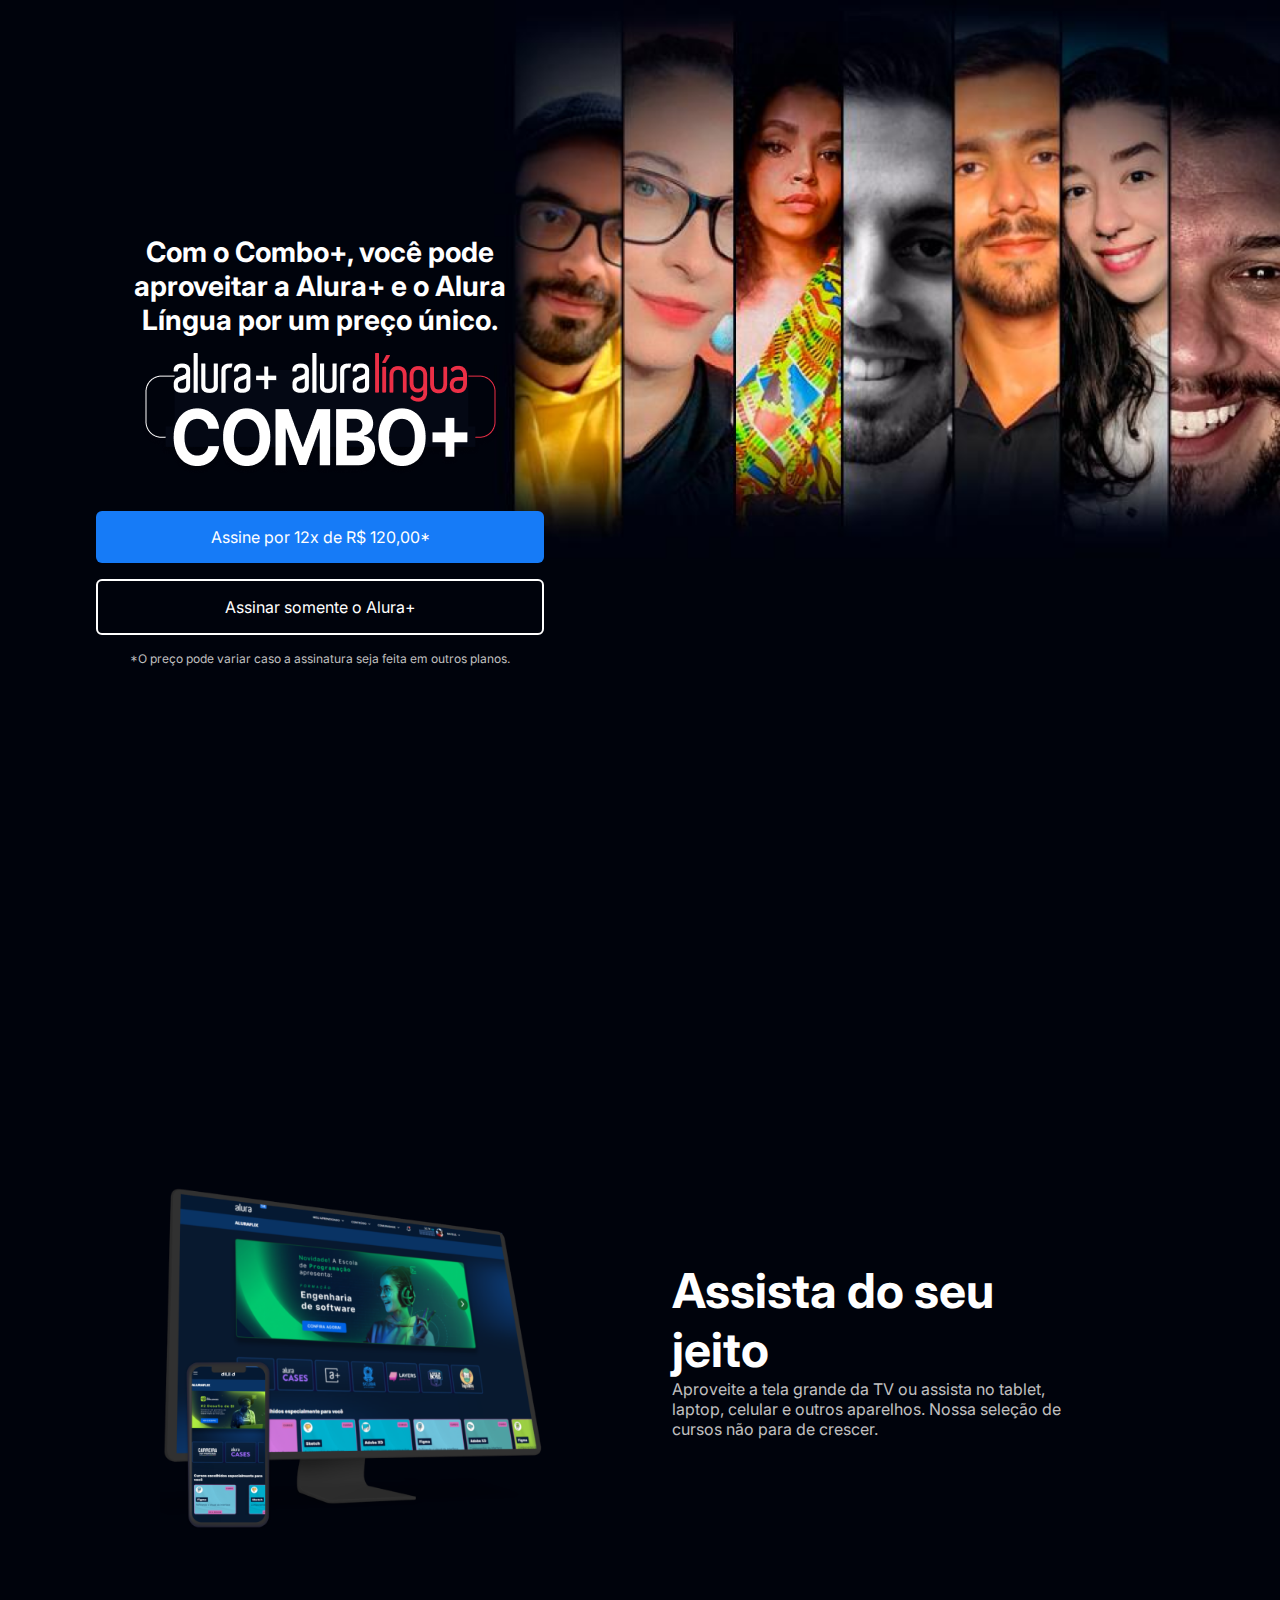
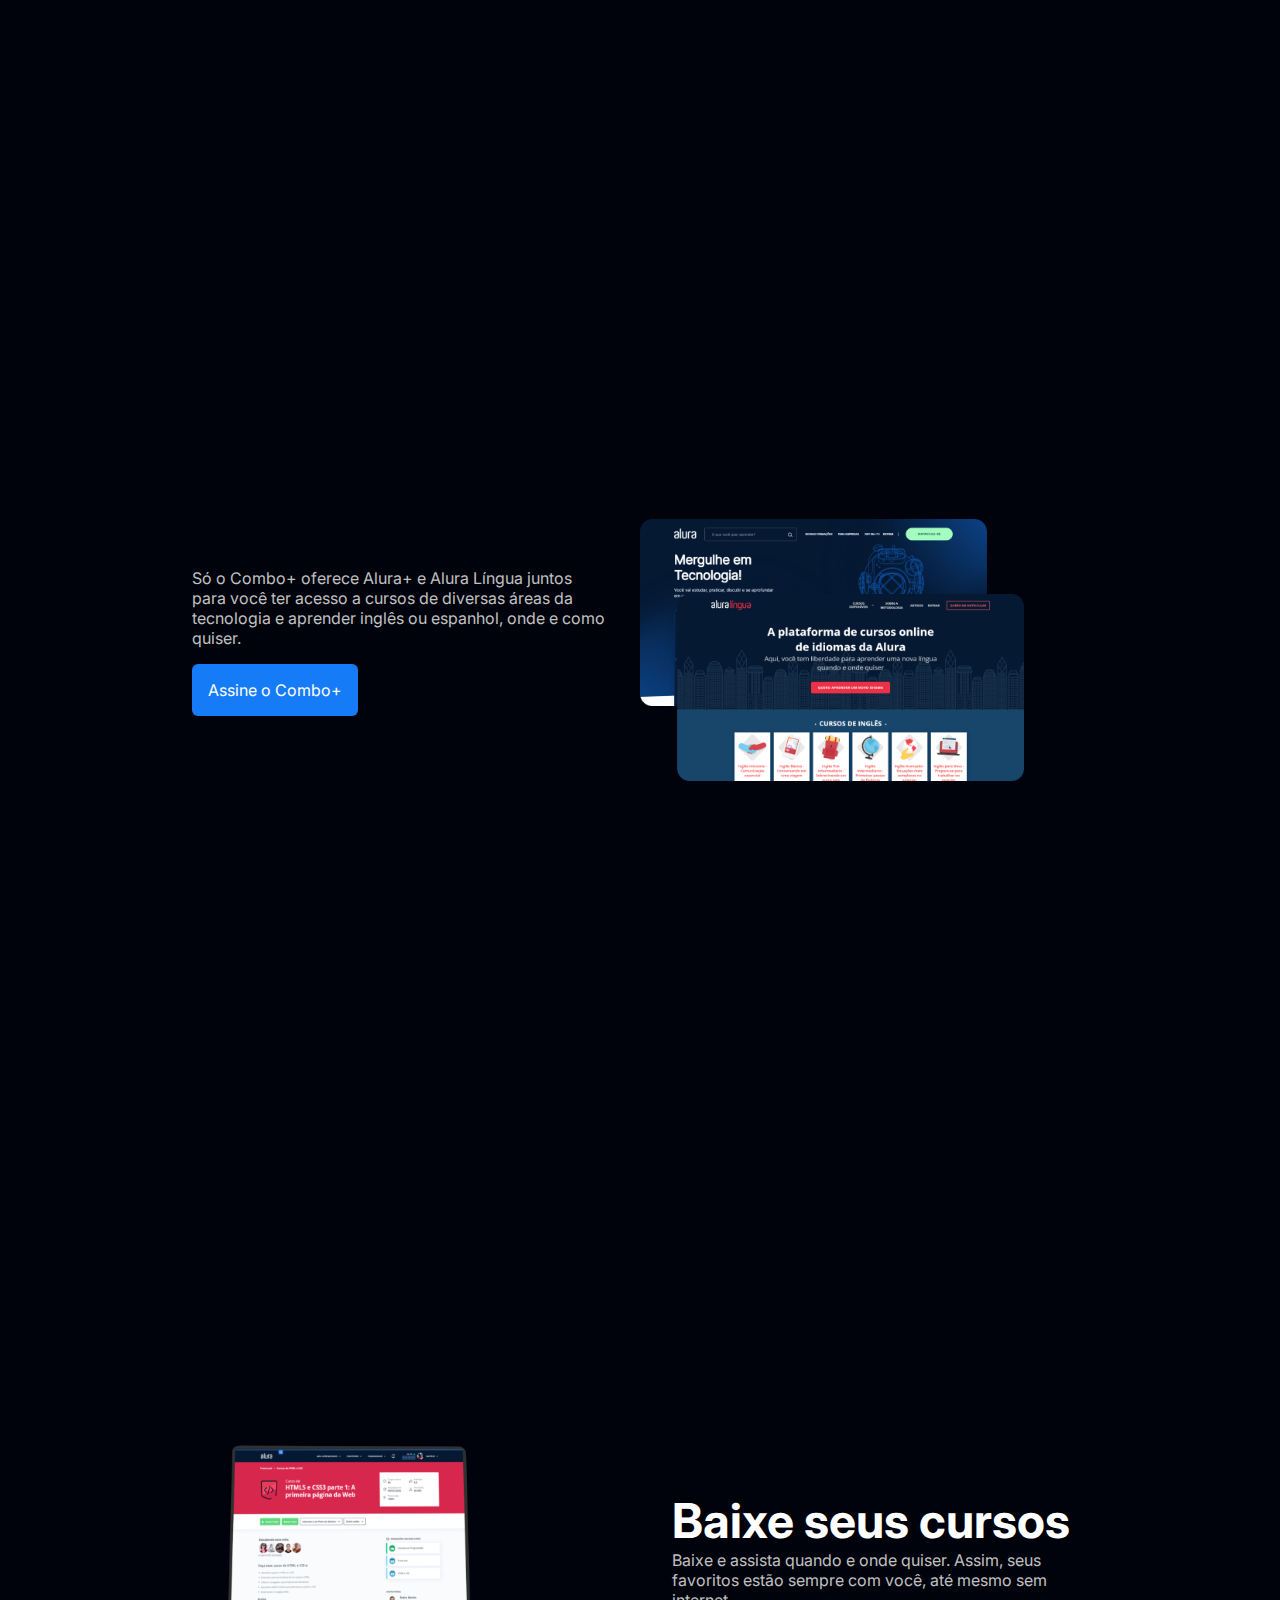
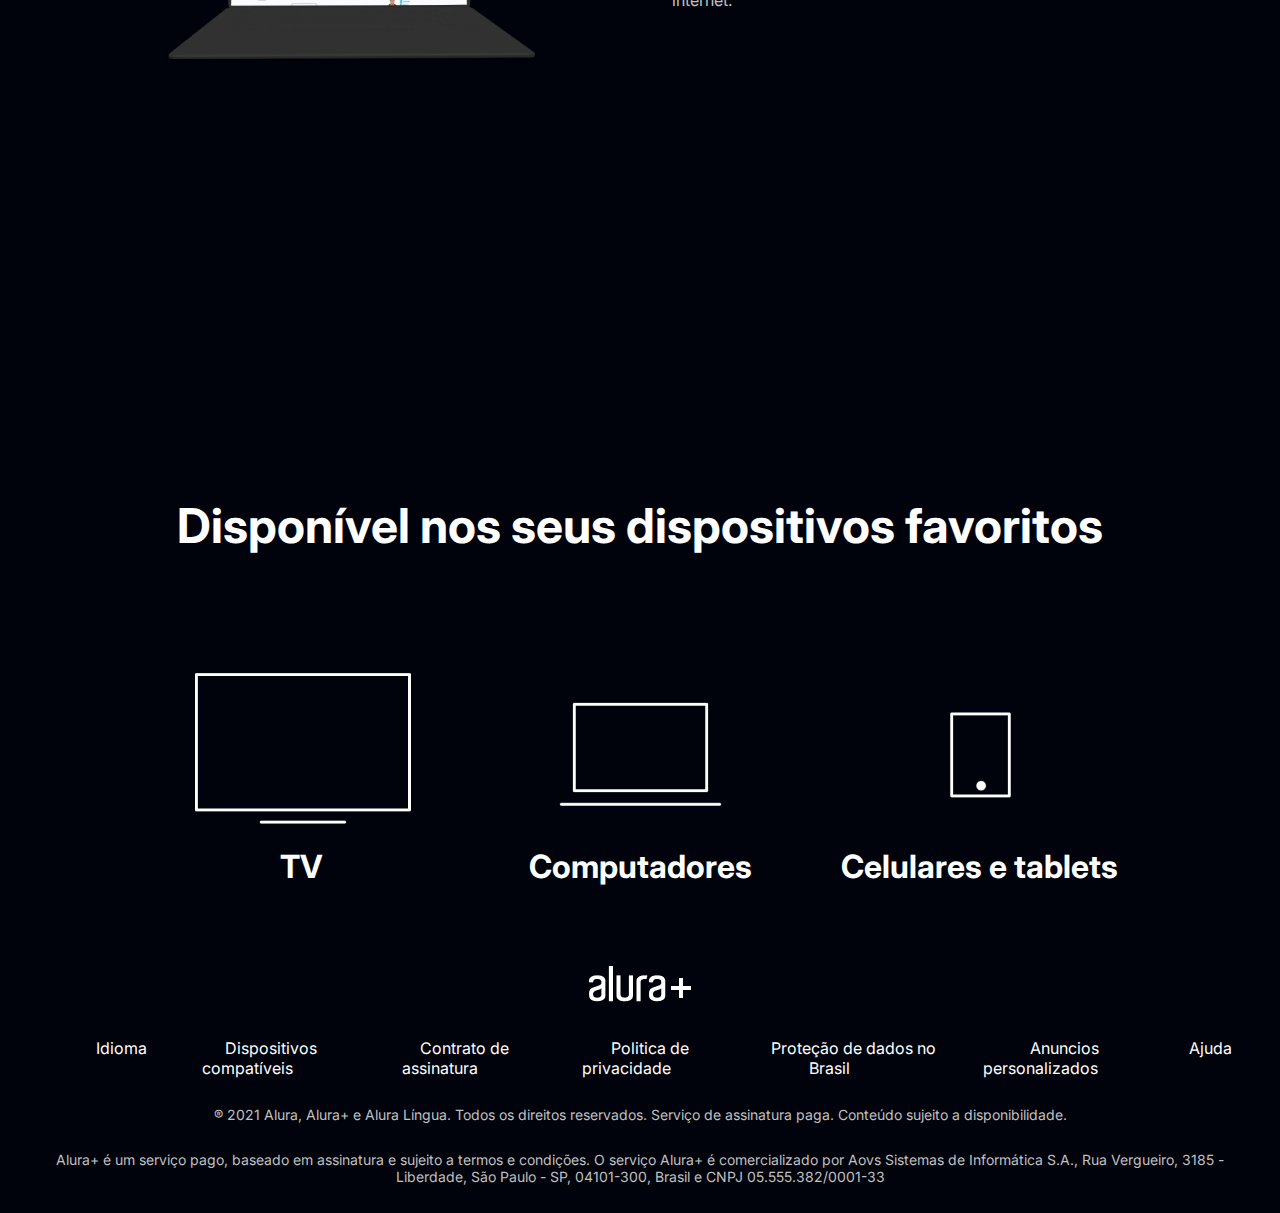
<file: index.html>
<!DOCTYPE html>
<html lang="pt-br">
<head>
    <meta charset="UTF-8">
    <meta http-equiv="X-UA-Compatible" content="IE=edge">
    <meta name="viewport" content="width=device-width, initial-scale=1.0">

    <link rel="preconnect" href="https://fonts.googleapis.com">
    <link rel="preconnect" href="https://fonts.gstatic.com" crossorigin>
    <link href="https://fonts.googleapis.com/css2?family=Inter:wght@400;700&family=Krona+One&family=Montserrat&display=swap" rel="stylesheet">
    <link rel="stylesheet" href="style.css">

    <title>Alura Plus</title>
</head>
<body>
    <section class="container principal">
        <div class="container__caixa">
            <h1 class="container__titulo">Com o Combo+, você pode aproveitar a Alura+ e o Alura Língua por um preço único.</h1>
            <img src="img/Combo.png" alt="O combo+ é a junção do alura+ e o alura língua" class="container__imagem">
            <a href="www.alura.com.br" class="container__botao">Assine por 12x de R$ 120,00*</a>
            <a href="www.alura.com.br" class="container__botao botao_secundario">Assinar somente o Alura+</a>
            <p class="container__aviso">*O preço pode variar caso a assinatura seja feita em outros planos.</p>
        </div>
    </section>

    <section class="container secundario">
        <img src="img/Plataformas.png" alt="Um monitor e um celular" class="secundario__imagem">
        <div class="container__descricao">
            <h2 class="descricao__titulo">Assista do seu jeito</h2>
            <p class="descricao__texto">Aproveite a tela grande da TV ou assista no tablet, laptop, celular e outros aparelhos. Nossa seleção de cursos não para de crescer.</p>
        </div>
    </section>

    <section class="container secundario">
        <div class="container__descricao">
            <p class="descricao__texto">Só o Combo+ oferece Alura+ e Alura Língua juntos para você ter acesso a cursos de diversas áreas da tecnologia e aprender inglês ou espanhol, onde e como quiser.</p>
            <a href="www.alura.com.br" class="container__botao secundario__botao">Assine o Combo+</a> 
        </div>
        <img src="img/Telas.png" alt="imagens do site Alura" class="secundario__imagem">
    </section>

    <section class="container secundario">
        <img src="img/Notebook.png" alt="Notebook com a página do curso HTML5 e CSS3 da Alura aberta" class="secundario__imagem">
        <div class="container__descricao">
            <h2 class="descricao__titulo">Baixe seus cursos</h2>
            <p class="descricao__texto">Baixe e assista quando e onde quiser. Assim, seus favoritos estão sempre com você, até mesmo sem internet.</p>
        </div>
    </section>

    <section class="dispositivos">
        <h2 class="dispositivos__titulo">Disponível nos seus dispositivos favoritos</h2>
        <ul class="dispositivos__lista">
            <li>
                <img src="img/tv.png" alt="icone de uma TV">
                <h3 class="lista__item">TV</h3>
            </li>
            <li>
                <img src="img/computador.png" alt="icone de um computador">
                <h3 class="lista__item">Computadores</h3>
            </li>
            <li>
                <img src="img/celular.png" alt="icone de um celular">
                <h3 class="lista__item">Celulares e tablets</h3>
            </li>
        </ul>
    </section>
    
    <footer class="rodape">
        <img src="img/Logo.png" alt="Alura+" class="rodape__logo">
        <ul class="rodape__lista">
            <li class="lista__link">
                <a href="#">Idioma</a>
            </li>
            <li class="lista__link">
                <a href="#">Dispositivos compatíveis</a>
            </li>
            <li class="lista__link">
                <a href="#">Contrato de assinatura</a>
            </li>
            <li class="lista__link">
                <a href="#">Politica de privacidade</a>
            </li>
            <li class="lista__link">
                <a href="#">Proteção de dados no Brasil</a>
            </li>
            <li class="lista__link">
                <a href="#">Anuncios personalizados</a>
            </li>
            <li class="lista__link">
                <a href="#">Ajuda</a>
            </li>
        </ul>
        <p class="rodape__texto">® 2021 Alura, Alura+ e Alura Língua. Todos os direitos reservados. Serviço de assinatura paga. Conteúdo sujeito a disponibilidade.</p>
        <p class="rodape__texto">Alura+ é um serviço pago, baseado em assinatura e sujeito a termos e condições. O serviço Alura+ é comercializado por Aovs Sistemas de Informática S.A., Rua Vergueiro, 3185 - Liberdade, São Paulo - SP, 04101-300, Brasil e CNPJ 05.555.382/0001-33</p>
    </footer>   
</body>
</html>
</file>
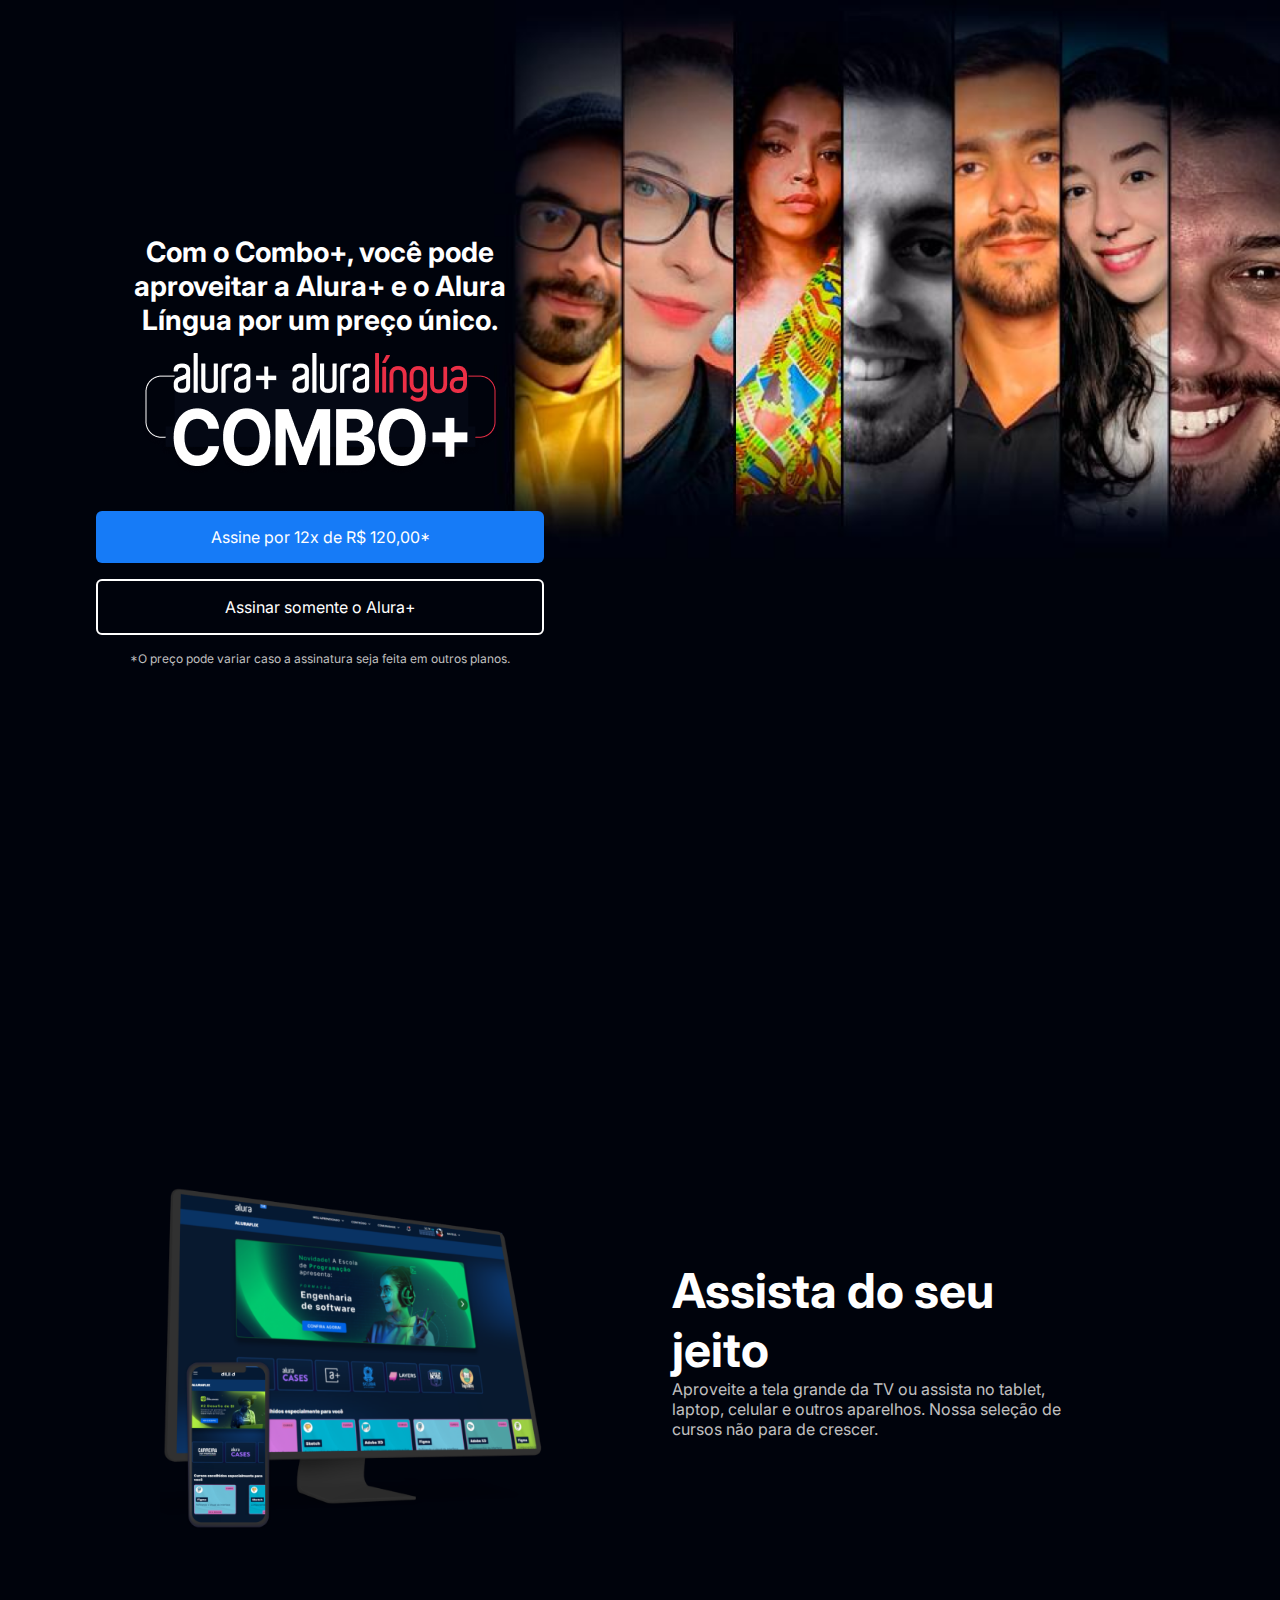
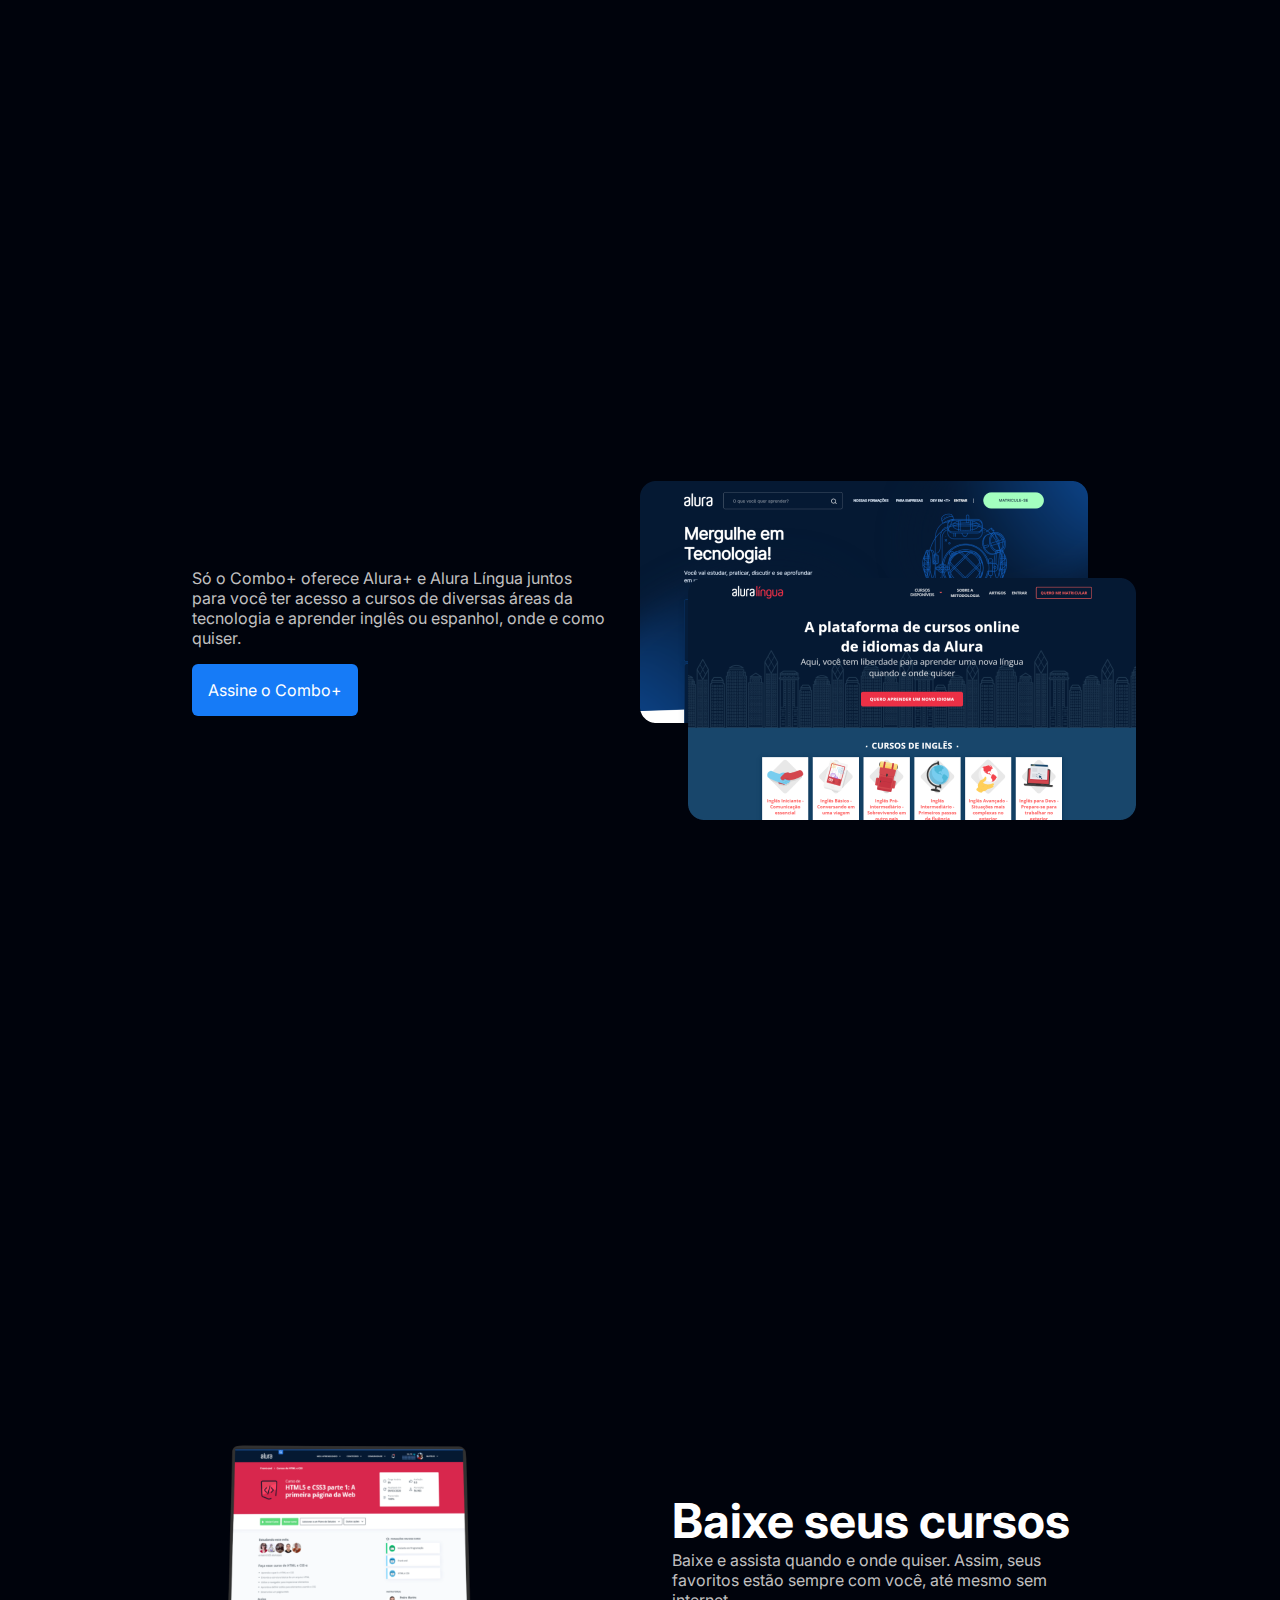
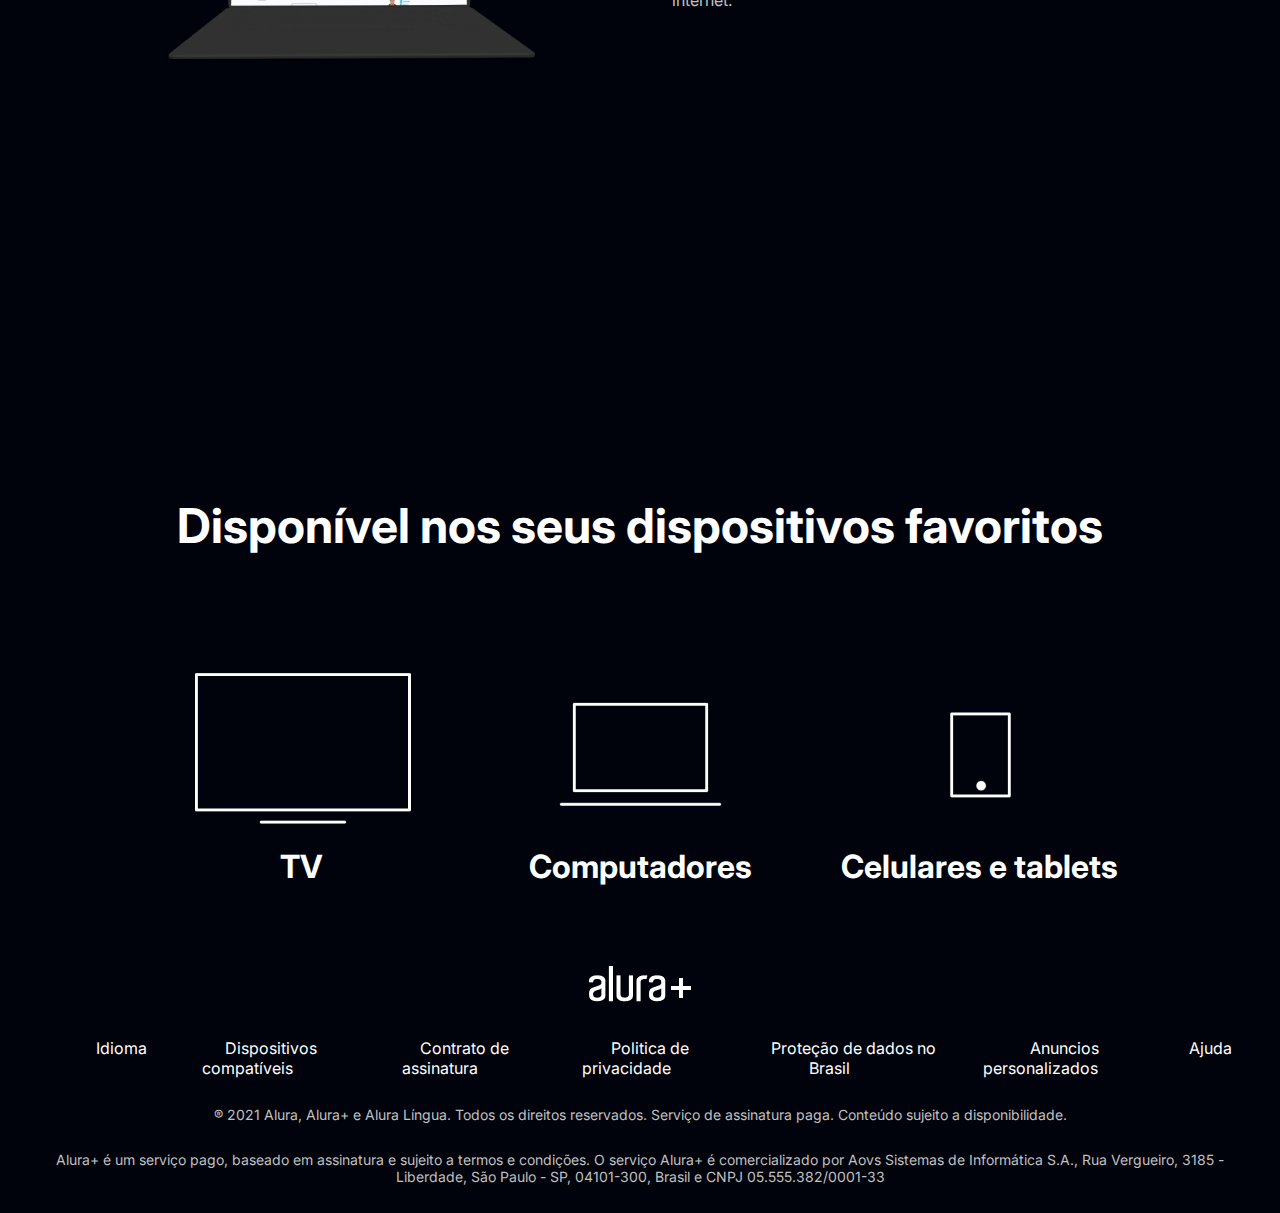
<file: aluraplus.html>
<!DOCTYPE html>
<html lang="pt-br">
<head>
    <meta charset="UTF-8">
    <meta http-equiv="X-UA-Compatible" content="IE=edge">
    <meta name="viewport" content="width=device-width, initial-scale=1.0">

    <link rel="preconnect" href="https://fonts.googleapis.com">
    <link rel="preconnect" href="https://fonts.gstatic.com" crossorigin>
    <link href="https://fonts.googleapis.com/css2?family=Inter:wght@400;700&family=Krona+One&family=Montserrat&display=swap" rel="stylesheet">
    <link rel="stylesheet" href="style.css">

    <title>Alura Plus</title>
</head>
<body>
    <section class="container principal">
        <div class="container__caixa">
            <h1 class="container__titulo">Com o Combo+, você pode aproveitar a Alura+ e o Alura Língua por um preço único.</h1>
            <img src="img/Combo.png" alt="O combo+ é a junção do alura+ e o alura língua" class="container__imagem">
            <a href="www.alura.com.br" class="container__botao">Assine por 12x de R$ 120,00*</a>
            <a href="www.alura.com.br" class="container__botao botao_secundario">Assinar somente o Alura+</a>
            <p class="container__aviso">*O preço pode variar caso a assinatura seja feita em outros planos.</p>
        </div>
    </section>

    <section class="container secundario">
        <img src="img/Plataformas.png" alt="Um monitor e um celular" class="secundario__imagem">
        <div class="container__descricao">
            <h2 class="descricao__titulo">Assista do seu jeito</h2>
            <p class="descricao__texto">Aproveite a tela grande da TV ou assista no tablet, laptop, celular e outros aparelhos. Nossa seleção de cursos não para de crescer.</p>
        </div>
    </section>

    <section class="container secundario">
        <div class="container__descricao">
            <p class="descricao__texto">Só o Combo+ oferece Alura+ e Alura Língua juntos para você ter acesso a cursos de diversas áreas da tecnologia e aprender inglês ou espanhol, onde e como quiser.</p>
            <a href="www.alura.com.br" class="container__botao secundario__botao">Assine o Combo+</a> 
        </div>
        <img src="img/Telas.png" alt="imagens do site Alura" class="terciario__imagem">
    </section>

    <section class="container secundario">
        <img src="img/Notebook.png" alt="Notebook com a página do curso HTML5 e CSS3 da Alura aberta" class="secundario__imagem">
        <div class="container__descricao">
            <h2 class="descricao__titulo">Baixe seus cursos</h2>
            <p class="descricao__texto">Baixe e assista quando e onde quiser. Assim, seus favoritos estão sempre com você, até mesmo sem internet.</p>
        </div>
    </section>

    <section class="dispositivos">
        <h2 class="dispositivos__titulo">Disponível nos seus dispositivos favoritos</h2>
        <ul class="dispositivos__lista">
            <li>
                <img src="img/tv.png" alt="icone de uma TV">
                <h3 class="lista__item">TV</h3>
            </li>
            <li>
                <img src="img/computador.png" alt="icone de um computador">
                <h3 class="lista__item">Computadores</h3>
            </li>
            <li>
                <img src="img/celular.png" alt="icone de um celular">
                <h3 class="lista__item">Celulares e tablets</h3>
            </li>
        </ul>
    </section>
    
    <footer class="rodape">
        <img src="img/Logo.png" alt="Alura+" class="rodape__logo">
        <ul class="rodape__lista">
            <li class="lista__link">
                <a href="#">Idioma</a>
            </li>
            <li class="lista__link">
                <a href="#">Dispositivos compatíveis</a>
            </li>
            <li class="lista__link">
                <a href="#">Contrato de assinatura</a>
            </li>
            <li class="lista__link">
                <a href="#">Politica de privacidade</a>
            </li>
            <li class="lista__link">
                <a href="#">Proteção de dados no Brasil</a>
            </li>
            <li class="lista__link">
                <a href="#">Anuncios personalizados</a>
            </li>
            <li class="lista__link">
                <a href="#">Ajuda</a>
            </li>
        </ul>
        <p class="rodape__texto">® 2021 Alura, Alura+ e Alura Língua. Todos os direitos reservados. Serviço de assinatura paga. Conteúdo sujeito a disponibilidade.</p>
        <p class="rodape__texto">Alura+ é um serviço pago, baseado em assinatura e sujeito a termos e condições. O serviço Alura+ é comercializado por Aovs Sistemas de Informática S.A., Rua Vergueiro, 3185 - Liberdade, São Paulo - SP, 04101-300, Brasil e CNPJ 05.555.382/0001-33</p>
    </footer>   
</body>
</html>
</file>
<file: style.css>
:root {
    --branco-principal:#ffffff;
    --cinza-secundario: #c0c0c0;
    --botao-azul: #167bf7;
    --cor-fundo: #00030c;
    --fonte-principal: 'Inter';
    --botao-efeito: #0755b6;
}

* {
    padding: 0;
    margin: 0;
}

body {
    background-color: var(--cor-fundo);
    color: var(--branco-principal);
    font-family: var(--fonte-principal);
    font-size: 16px;
    font-weight: 400;
}

.principal {
    background-image: url("img/Background.png");
    background-repeat: no-repeat;
    background-size: contain;
    align-items: center;
    text-align: center;
}

.container {
    display: grid;
    height: 100vh;
    grid-template-columns: 50% 50%;
}

.container__caixa {
    margin: 0 6em;
}

.container__titulo {
    font-size: 28px;
    font-weight: 700;
}

.container__imagem {
    margin: 1em 0 2em 0;
}

.container__botao {
    display: block;
    background-color: var(--botao-azul);
    border-radius: 6px;
    padding: 1em;
    color: var(--branco-principal);
    text-decoration: none;
    margin-bottom: 1em;
}

.botao_secundario {
    background-color: transparent;
    border: 2px solid var(--branco-principal);
}

.container__aviso {
    color: var(--cinza-secundario);
    font-size: 12px;
}

.secundario {
    align-items: center;
    margin: 0 10em;
}

.secundario__imagem {
    width: 80%;
}

.descricao__titulo {
    color: var(--branco-principal);
    font-size: 48px;
    font-weight: 700;
}

.descricao__texto {
    color: var(--cinza-secundario);
    font-size: 16px;
    font-weight: 400;
}

.secundario__botao {
    display: inline-block;
    margin-top: 1em;
}

.container__descricao {
    padding: 2em;
}

.dispositivos__titulo {
    color: var(--branco-principal);
    font-size: 48px;
    font-weight: 700;
    margin: 2em 0;
}

.lista__item {
    color: var(--branco-principal);
    font-size: 32px;
    font-weight: 700;
}

.dispositivos__lista {
    display: flex;
    justify-content: center;
    list-style-type: none;
    margin: 5em 0;
}

.dispositivos {
    text-align: center;
}

.rodape {
    text-align: center;
    margin: 0 3em;
}

.rodape__logo {
    margin-bottom: 2em;
}

.rodape__lista {
    display: flex;
    justify-content: center;
    list-style-type: none;
}

.rodape__texto {
    color: var(--cinza-secundario);
    font-size: 14px;
    margin: 2em 0;
}

/* pseudo-classes botao*/

.container__botao:hover {
    background-color: var(--botao-efeito);
    color: var(--cor-fundo);
}

.lista__link a {
    color: var(--branco-principal);
    margin-left: 3em;
    text-decoration: none;
}

.lista__link a:hover {
    color: var(--botao-azul);
}

.lista__link a:active {
    color: rebeccapurple;
}

@media (max-width: 430px) {

    .principal {
        width: auto;
    }
    
    .container {
        grid-template-columns: none;
        justify-content: center;
        height: auto;
    }

    .container__caixa {
        display: grid;
        align-self: flex-start;
        margin: 20px 6em;
    }

    .secundario {
        display: grid;       
        align-items: start;
        justify-content: center;
        margin: 10px;
        justify-items: center;
    }

    .dispositivos__lista {
        display: grid;
    }
    
    .rodape__lista {
        display: grid;
        justify-content: start;
    }

    .lista__link {
        margin: 15px 0;
    }
}
</file>
